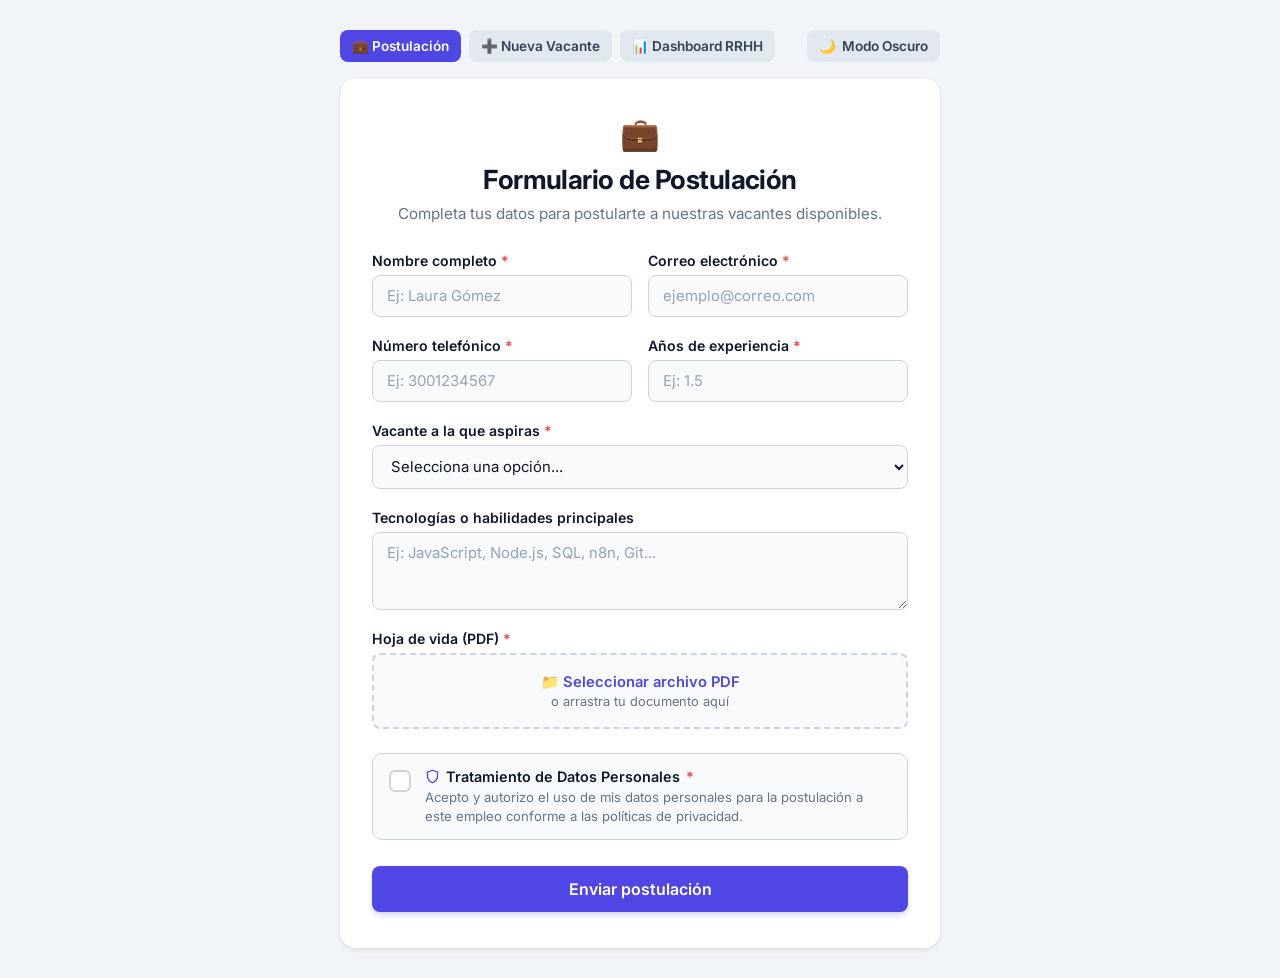
<file: index.html>
<!DOCTYPE html>
<html lang="es">
<head>
  <meta charset="UTF-8">
  <meta name="viewport" content="width=device-width, initial-scale=1.0">
  <title>Postulación a Vacante | Portal de Talento</title>
  
  <!-- Fuente moderna y limpia -->
  <link rel="preconnect" href="https://fonts.googleapis.com">
  <link rel="preconnect" href="https://fonts.gstatic.com" crossorigin>
  <link href="https://fonts.googleapis.com/css2?family=Inter:wght@400;500;600;700&display=swap" rel="stylesheet">
  
  <link rel="stylesheet" href="styles.css">
</head>
<body class="pagina-formulario">

  <!-- Barra de Acciones Superior -->
  <div class="barra-superior">
    <div class="nav-grupo">
      <a href="index.html" class="link-nav activo">💼 Postulación</a>
      <a href="nueva-vacante.html" class="link-nav">➕ Nueva Vacante</a>
      <a href="dashboard.html" class="link-nav">📊 Dashboard RRHH</a>
    </div>
    <button type="button" id="btn-tema" class="btn-tema" aria-label="Cambiar tema">
      <span id="icono-tema">🌙</span>
      <span id="texto-tema">Modo Oscuro</span>
    </button>
  </div>

  <main class="contenedor">
    
    <header class="encabezado">
      <div class="icono-encabezado">💼</div>
      <h1>Formulario de Postulación</h1>
      <p>Completa tus datos para postularte a nuestras vacantes disponibles.</p>
    </header>

    <form id="form-postulacion" class="formulario">

      <!-- Fila 1: Nombre y Correo -->
      <div class="fila-doble">
        <div class="campo">
          <label for="nombre">Nombre completo <span class="asterisco">*</span></label>
          <input type="text" id="nombre" name="nombre" placeholder="Ej: Laura Gómez" required>
        </div>

        <div class="campo">
          <label for="correo">Correo electrónico <span class="asterisco">*</span></label>
          <input type="email" id="correo" name="correo" placeholder="ejemplo@correo.com" required>
        </div>
      </div>

      <!-- Fila 2: Teléfono y Experiencia -->
      <div class="fila-doble">
        <div class="campo">
          <label for="telefono">Número telefónico <span class="asterisco">*</span></label>
          <input type="tel" id="telefono" name="telefono" placeholder="Ej: 3001234567" required>
        </div>

        <div class="campo">
          <label for="experiencia">Años de experiencia <span class="asterisco">*</span></label>
          <input type="number" id="experiencia" name="experiencia" min="0" step="0.5" placeholder="Ej: 1.5" required>
        </div>
      </div>

      <!-- Vacante -->
      <div class="campo">
        <label for="vacante">Vacante a la que aspiras <span class="asterisco">*</span></label>
        <div class="select-contenedor">
          <select id="vacante" name="vacante" required>
            <option value="" disabled selected>Selecciona una opción...</option>
            <option value="backend-junior">Desarrollador Backend Junior</option>
            <option value="frontend-junior">Desarrollador Frontend Junior</option>
            <option value="fullstack-node">Desarrollador Full Stack (Node.js)</option>
            <option value="analista-datos">Analista de Datos Junior</option>
            <option value="automatizacion-n8n">Especialista en Automatización (n8n)</option>
          </select>
        </div>
      </div>

      <!-- Habilidades -->
      <div class="campo">
        <label for="habilidades">Tecnologías o habilidades principales</label>
        <textarea id="habilidades" name="habilidades" rows="3" placeholder="Ej: JavaScript, Node.js, SQL, n8n, Git..."></textarea>
      </div>

      <!-- Hoja de vida (PDF) -->
      <div class="campo">
        <label for="hoja-vida">Hoja de vida (PDF) <span class="asterisco">*</span></label>
        <div class="subir-archivo" id="dropzone">
          <input type="file" id="hoja-vida" name="hoja-vida" accept="application/pdf" required>
          <div class="subir-texto">
            <span class="subir-titulo">📁 Seleccionar archivo PDF</span>
            <span class="subir-subtitulo" id="file-status-text">o arrastra tu documento aquí</span>
          </div>
        </div>
        <div id="file-selected-badge" class="archivo-seleccionado" style="display: none;">
          📄 <span id="file-name-text">archivo.pdf</span>
          <button type="button" id="btn-remove-file" class="btn-quitar">✕</button>
        </div>
      </div>

      <!-- Tratamiento de datos mejorado -->
      <div class="campo-terminos">
        <label class="contenedor-checkbox" for="tratamiento-datos">
          <input type="checkbox" id="tratamiento-datos" name="tratamiento-datos" value="true" required>
          <div class="checkbox-visual">
            <svg class="icono-check" viewBox="0 0 24 24" fill="none" stroke="currentColor" stroke-width="3" stroke-linecap="round" stroke-linejoin="round">
              <polyline points="20 6 9 17 4 12"></polyline>
            </svg>
          </div>
          <div class="texto-terminos">
            <span class="titulo-terminos">
              <svg class="icono-escudo" width="15" height="15" viewBox="0 0 24 24" fill="none" stroke="currentColor" stroke-width="2" stroke-linecap="round" stroke-linejoin="round"><path d="M12 22s8-4 8-10V5l-8-3-8 3v7c0 6 8 10 8 10z"></path></svg>
              Tratamiento de Datos Personales <span class="asterisco">*</span>
            </span>
            <span class="desc-terminos">
              Acepto y autorizo el uso de mis datos personales para la postulación a este empleo conforme a las políticas de privacidad.
            </span>
          </div>
        </label>
      </div>

      <!-- Botón de envío -->
      <button type="submit" class="boton-enviar" id="btn-submit">
        <span class="spinner" id="btn-spinner"></span>
        <span id="btn-text">Enviar postulación</span>
      </button>

      <!-- Token oculto -->
      <input type="hidden" name="token" value="TF-2108302026-Secreto">

    </form>

  </main>

  <!-- Contenedor para mensajes / alertas -->
  <div id="toast-container" class="toast-container"></div>

  <script src="app.js"></script>
</body>
</html>
</file>
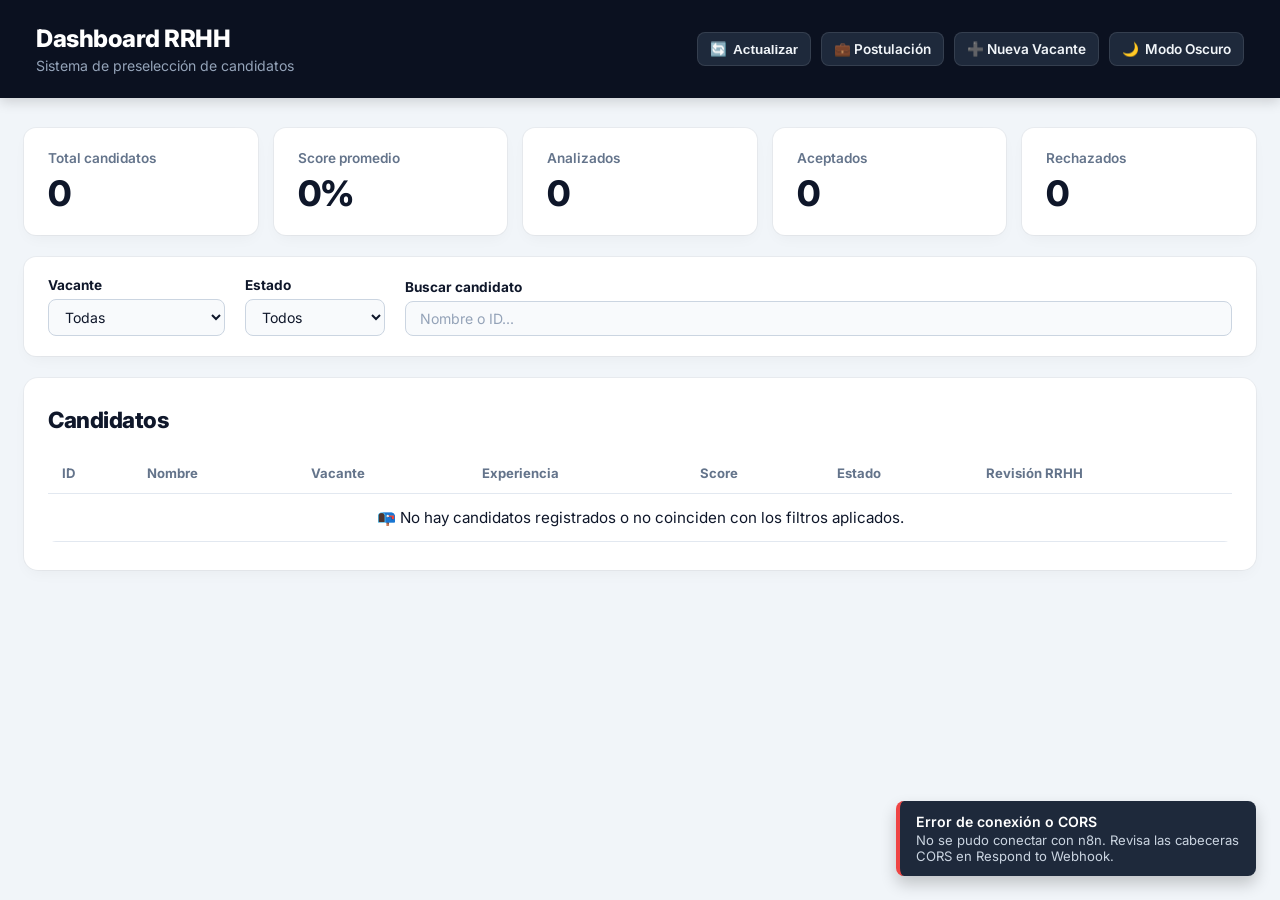
<file: dashboard.html>
<!DOCTYPE html>
<html lang="es">
<head>
  <meta charset="UTF-8">
  <meta name="viewport" content="width=device-width, initial-scale=1.0">
  <title>Dashboard RRHH - Sistema de Preselección</title>
  
  <!-- Fuente Google Inter -->
  <link rel="preconnect" href="https://fonts.googleapis.com">
  <link rel="preconnect" href="https://fonts.gstatic.com" crossorigin>
  <link href="https://fonts.googleapis.com/css2?family=Inter:wght@400;500;600;700;800&display=swap" rel="stylesheet">
  
  <link rel="stylesheet" href="styles.css">
</head>
<body class="pagina-dashboard">

  <!-- Encabezado Superior Oscuro del Dashboard -->
  <header class="dashboard-header-dark">
    <div class="header-titulos">
      <h1>Dashboard RRHH</h1>
      <p>Sistema de preselección de candidatos</p>
    </div>

    <!-- Menú de Navegación Rápida & Selector de Tema -->
    <nav class="dashboard-nav">
      <button type="button" id="btn-recargar" class="link-nav" title="Consultar candidatos a n8n">
        <span id="icono-recargar">🔄</span> Actualizar
      </button>
      <a href="index.html" class="link-nav">💼 Postulación</a>
      <a href="nueva-vacante.html" class="link-nav">➕ Nueva Vacante</a>
      <button type="button" id="btn-tema" class="btn-tema" aria-label="Cambiar tema">
        <span id="icono-tema">🌙</span>
        <span id="texto-tema">Modo Oscuro</span>
      </button>
    </nav>
  </header>

  <!-- Contenedor Principal del Dashboard -->
  <main class="dashboard-cuerpo">

    <!-- 1. Tarjetas de Métricas KPI -->
    <section class="kpi-grid" aria-label="Métricas Principales">
      <div class="kpi-card">
        <span class="kpi-label">Total candidatos</span>
        <span class="kpi-valor" id="kpi-total">0</span>
      </div>

      <div class="kpi-card">
        <span class="kpi-label">Score promedio</span>
        <span class="kpi-valor" id="kpi-score">0%</span>
      </div>

      <div class="kpi-card">
        <span class="kpi-label">Analizados</span>
        <span class="kpi-valor" id="kpi-analizados">0</span>
      </div>

      <div class="kpi-card">
        <span class="kpi-label">Aceptados</span>
        <span class="kpi-valor" id="kpi-aceptados">0</span>
      </div>

      <div class="kpi-card">
        <span class="kpi-label">Rechazados</span>
        <span class="kpi-valor" id="kpi-rechazados">0</span>
      </div>
    </section>

    <!-- 2. Filtros y Búsqueda -->
    <section class="filtros-card">
      <div class="filtro-control">
        <label for="filtro-vacante">Vacante</label>
        <select id="filtro-vacante">
          <option value="todas">Todas</option>
          <option value="Backend junior">Backend junior</option>
          <option value="Frontend junior">Frontend junior</option>
          <option value="Fullstack node">Fullstack node</option>
          <option value="Analista de datos">Analista de datos</option>
          <option value="Automatizacion n8n">Automatización n8n</option>
        </select>
      </div>

      <div class="filtro-control">
        <label for="filtro-estado">Estado</label>
        <select id="filtro-estado">
          <option value="todos">Todos</option>
          <option value="Aceptado">Aceptado</option>
          <option value="Analizado">Analizado</option>
          <option value="Rechazado">Rechazado</option>
        </select>
      </div>

      <div class="filtro-control filtro-buscar">
        <label for="filtro-buscar">Buscar candidato</label>
        <input type="text" id="filtro-buscar" placeholder="Nombre o ID...">
      </div>
    </section>

    <!-- 3. Tabla de Candidatos -->
    <section class="candidatos-card">
      <h2>Candidatos</h2>

      <div class="tabla-contenedor">
        <table class="tabla-candidatos">
          <thead>
            <tr>
              <th>ID</th>
              <th>Nombre</th>
              <th>Vacante</th>
              <th>Experiencia</th>
              <th>Score</th>
              <th>Estado</th>
              <th>Revisión RRHH</th>
            </tr>
          </thead>
          <tbody id="tabla-candidatos-body">
            <!-- Los candidatos se cargarán dinámicamente desde n8n -->
          </tbody>
        </table>
      </div>
    </section>

  </main>

  <!-- Contenedor para toasts / avisos -->
  <div id="toast-container" class="toast-container"></div>

  <script src="dashboard.js"></script>
</body>
</html>
</file>
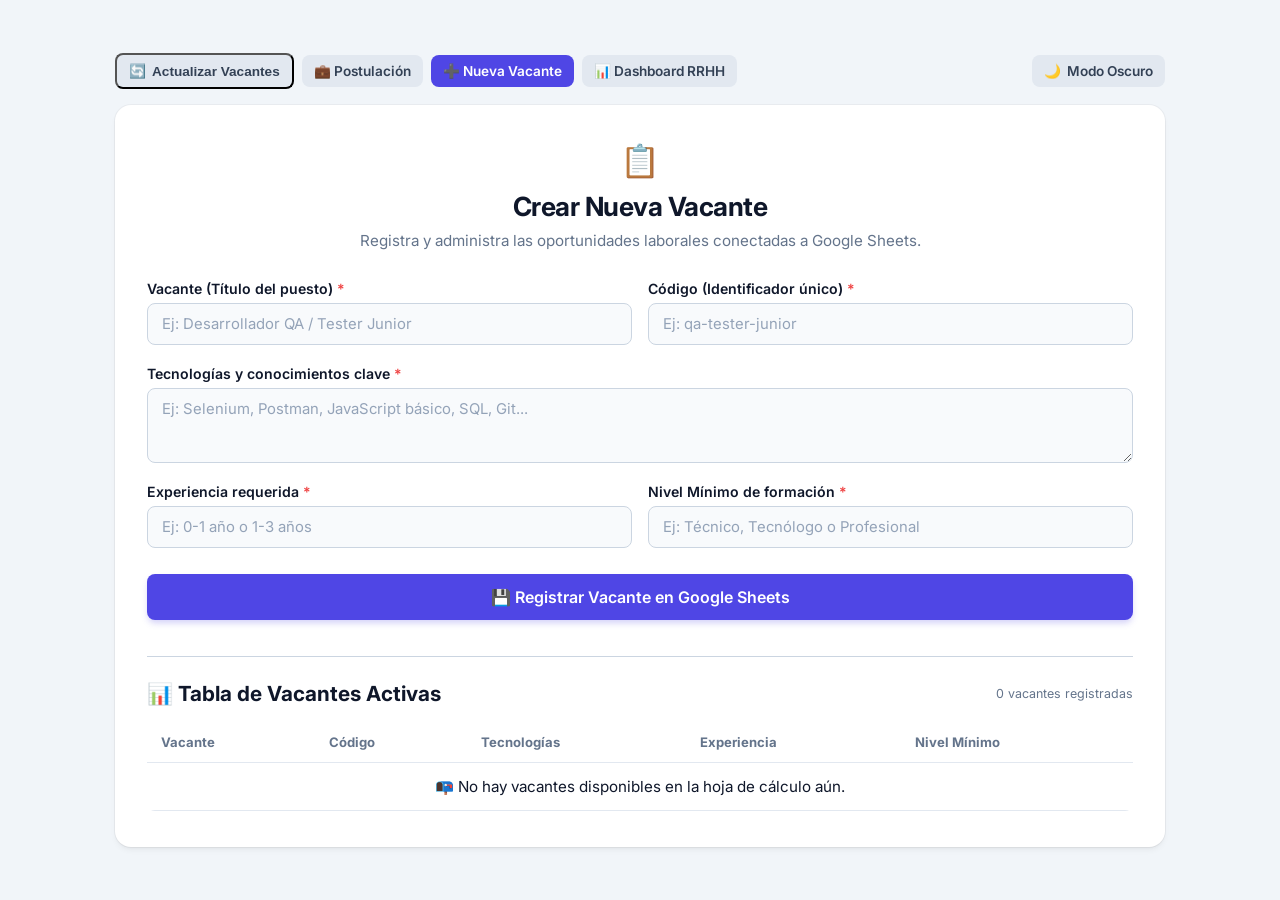
<file: nueva-vacante.html>
<!DOCTYPE html>
<html lang="es">
<head>
  <meta charset="UTF-8">
  <meta name="viewport" content="width=device-width, initial-scale=1.0">
  <title>Gestión de Vacantes | Portal de Talento</title>
  
  <!-- Fuente Google Inter -->
  <link rel="preconnect" href="https://fonts.googleapis.com">
  <link rel="preconnect" href="https://fonts.gstatic.com" crossorigin>
  <link href="https://fonts.googleapis.com/css2?family=Inter:wght@400;500;600;700;800&display=swap" rel="stylesheet">
  
  <link rel="stylesheet" href="styles.css">
</head>
<body class="pagina-formulario">

  <!-- Barra de Acciones Superior -->
  <div class="barra-superior ancho">
    <div class="nav-grupo">
      <button type="button" id="btn-recargar-vacantes" class="link-nav" title="Sincronizar con Google Sheets">
        <span id="icono-recargar">🔄</span> Actualizar Vacantes
      </button>
      <a href="index.html" class="link-nav">💼 Postulación</a>
      <a href="nueva-vacante.html" class="link-nav activo">➕ Nueva Vacante</a>
      <a href="dashboard.html" class="link-nav">📊 Dashboard RRHH</a>
    </div>
    <button type="button" id="btn-tema" class="btn-tema" aria-label="Cambiar tema">
      <span id="icono-tema">🌙</span>
      <span id="texto-tema">Modo Oscuro</span>
    </button>
  </div>

  <main class="contenedor contenedor-ancho">
    
    <header class="encabezado">
      <div class="icono-encabezado">📋</div>
      <h1>Crear Nueva Vacante</h1>
      <p>Registra y administra las oportunidades laborales conectadas a Google Sheets.</p>
    </header>

    <!-- Formulario para Registrar Nueva Vacante -->
    <form id="form-nueva-vacante" class="formulario">

      <!-- Fila 1: Vacante y Código -->
      <div class="fila-doble">
        <div class="campo">
          <label for="vacante">Vacante (Título del puesto) <span class="asterisco">*</span></label>
          <input type="text" id="vacante" name="vacante" placeholder="Ej: Desarrollador QA / Tester Junior" required>
        </div>

        <div class="campo">
          <label for="codigo">Código (Identificador único) <span class="asterisco">*</span></label>
          <input type="text" id="codigo" name="codigo" placeholder="Ej: qa-tester-junior" required>
        </div>
      </div>

      <!-- Fila 2: Tecnologías -->
      <div class="campo">
        <label for="tecnologias">Tecnologías y conocimientos clave <span class="asterisco">*</span></label>
        <textarea id="tecnologias" name="tecnologias" rows="2" placeholder="Ej: Selenium, Postman, JavaScript básico, SQL, Git..." required></textarea>
      </div>

      <!-- Fila 3: Experiencia y Nivel Mínimo -->
      <div class="fila-doble">
        <div class="campo">
          <label for="experiencia">Experiencia requerida <span class="asterisco">*</span></label>
          <input type="text" id="experiencia" name="experiencia" placeholder="Ej: 0-1 año o 1-3 años" required>
        </div>

        <div class="campo">
          <label for="nivel-minimo">Nivel Mínimo de formación <span class="asterisco">*</span></label>
          <input type="text" id="nivel-minimo" name="nivel_minimo" placeholder="Ej: Técnico, Tecnólogo o Profesional" required>
        </div>
      </div>

      <!-- Botón de Envío -->
      <button type="submit" class="boton-enviar" id="btn-submit-vacante">
        <span class="spinner" id="btn-spinner"></span>
        <span id="btn-text">💾 Registrar Vacante en Google Sheets</span>
      </button>

    </form>

    <!-- Tabla_Vacantes (Visualización sincronizada con Google Sheets) -->
    <div class="tabla-vacantes-header">
      <h2>📊 Tabla de Vacantes Activas</h2>
      <span class="pista-texto" id="contador-vacantes">Cargando vacantes...</span>
    </div>

    <div class="tabla-contenedor">
      <table class="tabla-candidatos">
        <thead>
          <tr>
            <th>Vacante</th>
            <th>Código</th>
            <th>Tecnologías</th>
            <th>Experiencia</th>
            <th>Nivel Mínimo</th>
          </tr>
        </thead>
        <tbody id="tabla-vacantes-body">
          <!-- Las filas se cargan dinámicamente desde Google Sheets vía n8n -->
        </tbody>
      </table>
    </div>

  </main>

  <!-- Contenedor para mensajes / alertas -->
  <div id="toast-container" class="toast-container"></div>

  <script src="nueva-vacante.js"></script>
</body>
</html>
</file>
<file: styles.css>
/* ==========================================================================
   PORTAL DE TALENTO & DASHBOARD RRHH - ESTILOS COMPLETOS
   ========================================================================== */

/* --- Variables Modo Claro (Por defecto) --- */
:root {
  --bg-body: #f1f5f9;
  --bg-header-dark: #0f172a;
  --bg-card: #ffffff;
  --bg-card-subtle: #f8fafc;
  --text-main: #0f172a;
  --text-muted: #64748b;
  --text-dim: #94a3b8;
  
  --bg-input: #f8fafc;
  --bg-input-focus: #ffffff;
  --border-color: #cbd5e1;
  --border-subtle: #e2e8f0;
  --border-focus: #4f46e5;
  --focus-glow: rgba(79, 70, 229, 0.15);
  
  --primary: #4f46e5;
  --primary-hover: #4338ca;
  --primary-text: #ffffff;
  
  --shadow-card: 0 4px 6px -1px rgba(0, 0, 0, 0.05), 
                 0 2px 4px -2px rgba(0, 0, 0, 0.05),
                 0 0 0 1px rgba(0, 0, 0, 0.04);
  
  --shadow-kpi: 0 6px 15px -3px rgba(0, 0, 0, 0.04), 
                0 0 0 1px rgba(0, 0, 0, 0.04);

  --badge-file-bg: #ecfdf5;
  --badge-file-text: #065f46;
  --badge-file-border: #a7f3d0;

  --nav-btn-bg: #e2e8f0;
  --nav-btn-text: #334155;
  --nav-btn-hover: #cbd5e1;
  --nav-btn-active: #4f46e5;
  --nav-btn-active-text: #ffffff;

  --card-terminos-bg: #f8fafc;
  --card-terminos-active: #eef2ff;

  --table-header-bg: #f8fafc;
  --table-row-hover: #f1f5f9;
  --table-border: #e2e8f0;

  /* Estados */
  --badge-aceptado-bg: #dcfce7;
  --badge-aceptado-text: #15803d;
  --badge-analizado-bg: #e0e7ff;
  --badge-analizado-text: #4338ca;
  --badge-rechazado-bg: #fee2e2;
  --badge-rechazado-text: #b91c1c;
  --badge-pendiente-bg: #fef3c7;
  --badge-pendiente-text: #b45309;

  --toast-bg: #1e293b;
  --toast-text: #ffffff;
}

/* --- Variables Modo Oscuro --- */
[data-theme="dark"] {
  --bg-body: #090d16;
  --bg-header-dark: #070a12;
  --bg-card: #1e293b;
  --bg-card-subtle: #0f172a;
  --text-main: #f8fafc;
  --text-muted: #94a3b8;
  --text-dim: #64748b;
  
  --bg-input: #0f172a;
  --bg-input-focus: #0f172a;
  --border-color: #334155;
  --border-subtle: #1e293b;
  --border-focus: #6366f1;
  --focus-glow: rgba(99, 102, 241, 0.3);
  
  --primary: #6366f1;
  --primary-hover: #4f46e5;
  --primary-text: #ffffff;
  
  --shadow-card: 0 10px 25px -5px rgba(0, 0, 0, 0.5), 
                 0 0 0 1px rgba(255, 255, 255, 0.08);

  --shadow-kpi: 0 10px 20px -5px rgba(0, 0, 0, 0.4), 
                0 0 0 1px rgba(255, 255, 255, 0.07);

  --badge-file-bg: rgba(16, 185, 129, 0.15);
  --badge-file-text: #6ee7b7;
  --badge-file-border: rgba(16, 185, 129, 0.3);

  --nav-btn-bg: #334155;
  --nav-btn-text: #f1f5f9;
  --nav-btn-hover: #475569;
  --nav-btn-active: #6366f1;
  --nav-btn-active-text: #ffffff;

  --card-terminos-bg: #0f172a;
  --card-terminos-active: rgba(99, 102, 241, 0.12);

  --table-header-bg: #0f172a;
  --table-row-hover: #26334d;
  --table-border: #334155;

  /* Estados */
  --badge-aceptado-bg: rgba(34, 197, 94, 0.15);
  --badge-aceptado-text: #4ade80;
  --badge-analizado-bg: rgba(99, 102, 241, 0.18);
  --badge-analizado-text: #a5b4fc;
  --badge-rechazado-bg: rgba(239, 68, 68, 0.15);
  --badge-rechazado-text: #f87171;
  --badge-pendiente-bg: rgba(245, 158, 11, 0.15);
  --badge-pendiente-text: #fbbf24;

  --toast-bg: #0f172a;
  --toast-text: #ffffff;
}

/* ===== Reset & Base ===== */
* {
  margin: 0;
  padding: 0;
  box-sizing: border-box;
}

body {
  font-family: 'Inter', -apple-system, BlinkMacSystemFont, 'Segoe UI', Roboto, sans-serif;
  background-color: var(--bg-body);
  color: var(--text-main);
  min-height: 100vh;
  display: flex;
  flex-direction: column;
  align-items: center;
  transition: background-color 0.3s ease, color 0.3s ease;
}

/* Estilo para páginas con formulario centrado */
body.pagina-formulario {
  justify-content: center;
  padding: 30px 20px;
}

/* Estilo para página dashboard */
body.pagina-dashboard {
  justify-content: flex-start;
  padding: 0;
  width: 100%;
}

/* ===== Barra Superior de Navegación & Menú ===== */
.barra-superior {
  width: 100%;
  max-width: 600px;
  display: flex;
  justify-content: space-between;
  align-items: center;
  margin-bottom: 16px;
  gap: 10px;
  flex-wrap: wrap;
}

.nav-grupo {
  display: flex;
  align-items: center;
  gap: 8px;
  flex-wrap: wrap;
}

.link-nav {
  display: inline-flex;
  align-items: center;
  gap: 6px;
  text-decoration: none;
  font-size: 0.85rem;
  font-weight: 600;
  color: var(--nav-btn-text);
  background-color: var(--nav-btn-bg);
  padding: 8px 12px;
  border-radius: 8px;
  transition: all 0.2s ease;
}

.link-nav:hover {
  background-color: var(--nav-btn-hover);
  transform: translateY(-1px);
}

.link-nav.activo {
  background-color: var(--nav-btn-active);
  color: var(--nav-btn-active-text);
}

.btn-tema {
  display: inline-flex;
  align-items: center;
  gap: 6px;
  background-color: var(--nav-btn-bg);
  color: var(--nav-btn-text);
  border: none;
  padding: 8px 12px;
  border-radius: 8px;
  font-size: 0.85rem;
  font-weight: 600;
  cursor: pointer;
  font-family: inherit;
  transition: all 0.2s ease;
}

.btn-tema:hover {
  background-color: var(--nav-btn-hover);
  transform: translateY(-1px);
}

/* ===== Contenedor Principal de Formulario ===== */
.contenedor {
  width: 100%;
  max-width: 600px;
  background-color: var(--bg-card);
  border-radius: 16px;
  padding: 36px 32px;
  box-shadow: var(--shadow-card);
  transition: background-color 0.3s ease, box-shadow 0.3s ease;
}

.contenedor.contenedor-ancho {
  max-width: 1050px;
}

.barra-superior.ancho {
  max-width: 1050px;
}

/* Badges específicos de la tabla de vacantes */
.badge-codigo {
  font-family: ui-monospace, SFMono-Regular, Menlo, Monaco, Consolas, monospace;
  font-size: 0.82rem;
  background-color: var(--bg-input);
  color: var(--primary);
  padding: 5px 10px;
  border-radius: 6px;
  border: 1px solid var(--border-color);
  font-weight: 600;
  white-space: nowrap;
  display: inline-block;
  letter-spacing: -0.01em;
}

.badge-nivel {
  display: inline-block;
  padding: 5px 10px;
  border-radius: 6px;
  font-size: 0.8rem;
  font-weight: 600;
  background-color: rgba(79, 70, 229, 0.12);
  color: var(--primary);
  line-height: 1.3;
}

.badge-experiencia {
  font-size: 0.85rem;
  color: var(--text-muted);
  font-weight: 600;
  white-space: nowrap;
}

.tabla-vacantes-header {
  display: flex;
  justify-content: space-between;
  align-items: center;
  margin-top: 36px;
  margin-bottom: 16px;
  padding-top: 24px;
  border-top: 1px solid var(--border-color);
  flex-wrap: wrap;
  gap: 8px;
}

.tabla-vacantes-header h2 {
  font-size: 1.3rem;
  font-weight: 700;
  color: var(--text-main);
  display: flex;
  align-items: center;
  gap: 8px;
}



/* ===== Encabezado de Formulario ===== */
.encabezado {
  text-align: center;
  margin-bottom: 28px;
}

.icono-encabezado {
  font-size: 2rem;
  margin-bottom: 10px;
}

.encabezado h1 {
  font-size: 1.65rem;
  font-weight: 700;
  color: var(--text-main);
  margin-bottom: 8px;
  letter-spacing: -0.02em;
}

.encabezado p {
  font-size: 0.95rem;
  color: var(--text-muted);
  line-height: 1.4;
}

/* ===== Formulario ===== */
.formulario {
  display: flex;
  flex-direction: column;
  gap: 20px;
}

.fila-doble {
  display: grid;
  grid-template-columns: 1fr 1fr;
  gap: 16px;
}

.campo {
  display: flex;
  flex-direction: column;
  gap: 6px;
}

.campo label {
  font-size: 0.88rem;
  font-weight: 600;
  color: var(--text-main);
}

.asterisco {
  color: #ef4444;
}

/* ===== Inputs, Select y Textarea ===== */
.campo input[type="text"],
.campo input[type="email"],
.campo input[type="tel"],
.campo input[type="number"],
.campo select,
.campo textarea,
.filtro-control input,
.filtro-control select {
  width: 100%;
  padding: 11px 14px;
  font-family: inherit;
  font-size: 0.93rem;
  color: var(--text-main);
  background-color: var(--bg-input);
  border: 1.5px solid var(--border-color);
  border-radius: 8px;
  outline: none;
  transition: border-color 0.2s ease, box-shadow 0.2s ease, background-color 0.2s ease, color 0.2s ease;
}

.campo input::placeholder,
.campo textarea::placeholder,
.filtro-control input::placeholder {
  color: var(--text-dim);
}

.campo input:hover,
.campo select:hover,
.campo textarea:hover,
.filtro-control input:hover,
.filtro-control select:hover {
  border-color: var(--text-dim);
}

.campo input:focus,
.campo select:focus,
.campo textarea:focus,
.filtro-control input:focus,
.filtro-control select:focus {
  background-color: var(--bg-input-focus);
  border-color: var(--border-focus);
  box-shadow: 0 0 0 3px var(--focus-glow);
}

.campo select option,
.filtro-control select option {
  background-color: var(--bg-card);
  color: var(--text-main);
}

.campo textarea {
  resize: vertical;
  min-height: 75px;
}

.pista-texto {
  font-size: 0.78rem;
  color: var(--text-muted);
}

.select-contenedor {
  position: relative;
}

.campo select {
  cursor: pointer;
}

/* ===== Carga de Archivo (Hoja de Vida) ===== */
.subir-archivo {
  position: relative;
  border: 2px dashed var(--border-color);
  border-radius: 8px;
  padding: 18px;
  background-color: var(--bg-input);
  text-align: center;
  cursor: pointer;
  transition: all 0.2s ease;
}

.subir-archivo:hover {
  border-color: var(--primary);
  background-color: rgba(79, 70, 229, 0.05);
}

.subir-archivo input[type="file"] {
  position: absolute;
  top: 0;
  left: 0;
  width: 100%;
  height: 100%;
  opacity: 0;
  cursor: pointer;
}

.subir-texto {
  display: flex;
  flex-direction: column;
  gap: 3px;
  pointer-events: none;
}

.subir-titulo {
  font-size: 0.92rem;
  font-weight: 600;
  color: var(--primary);
}

.subir-subtitulo {
  font-size: 0.8rem;
  color: var(--text-muted);
}

.archivo-seleccionado {
  display: inline-flex;
  align-items: center;
  gap: 8px;
  background-color: var(--badge-file-bg);
  color: var(--badge-file-text);
  border: 1px solid var(--badge-file-border);
  padding: 6px 12px;
  border-radius: 6px;
  font-size: 0.85rem;
  margin-top: 6px;
}

.btn-quitar {
  background: transparent;
  border: none;
  color: inherit;
  font-weight: bold;
  cursor: pointer;
  margin-left: 4px;
  padding: 0 4px;
}

.btn-quitar:hover {
  color: #ef4444;
}

/* ===== Checkbox / Tratamiento de Datos ===== */
.campo-terminos {
  margin-top: 4px;
}

.contenedor-checkbox {
  display: flex;
  align-items: flex-start;
  gap: 14px;
  padding: 14px 16px;
  border-radius: 10px;
  background-color: var(--card-terminos-bg);
  border: 1.5px solid var(--border-color);
  cursor: pointer;
  position: relative;
  user-select: none;
  transition: all 0.2s ease;
}

.contenedor-checkbox:hover {
  border-color: var(--border-focus);
  background-color: var(--card-terminos-active);
}

.contenedor-checkbox input[type="checkbox"] {
  position: absolute;
  opacity: 0;
  width: 0;
  height: 0;
}

.checkbox-visual {
  width: 22px;
  height: 22px;
  border-radius: 6px;
  border: 2px solid var(--border-color);
  background-color: var(--bg-card);
  display: flex;
  align-items: center;
  justify-content: center;
  flex-shrink: 0;
  margin-top: 2px;
  transition: all 0.2s ease;
}

.icono-check {
  width: 14px;
  height: 14px;
  color: #ffffff;
  opacity: 0;
  transform: scale(0.5);
  transition: all 0.2s cubic-bezier(0.4, 0, 0.2, 1);
}

.contenedor-checkbox input[type="checkbox"]:checked + .checkbox-visual {
  background-color: var(--primary);
  border-color: var(--primary);
  box-shadow: 0 0 0 3px var(--focus-glow);
}

.contenedor-checkbox input[type="checkbox"]:checked + .checkbox-visual .icono-check {
  opacity: 1;
  transform: scale(1);
}

.contenedor-checkbox:has(input[type="checkbox"]:checked) {
  border-color: var(--primary);
  background-color: var(--card-terminos-active);
}

.texto-terminos {
  display: flex;
  flex-direction: column;
  gap: 3px;
}

.titulo-terminos {
  font-size: 0.9rem;
  font-weight: 600;
  color: var(--text-main);
  display: inline-flex;
  align-items: center;
  gap: 6px;
}

.icono-escudo {
  color: var(--primary);
  flex-shrink: 0;
}

.desc-terminos {
  font-size: 0.82rem;
  color: var(--text-muted);
  line-height: 1.4;
}

/* ===== Botón de Envío ===== */
.boton-enviar {
  margin-top: 6px;
  padding: 13px;
  background-color: var(--primary);
  color: var(--primary-text);
  border: none;
  border-radius: 8px;
  font-family: inherit;
  font-size: 1rem;
  font-weight: 600;
  cursor: pointer;
  display: flex;
  align-items: center;
  justify-content: center;
  gap: 8px;
  transition: background-color 0.2s ease, transform 0.1s ease, box-shadow 0.2s ease;
  box-shadow: 0 4px 6px -1px rgba(79, 70, 229, 0.25);
}

.boton-enviar:hover {
  background-color: var(--primary-hover);
  box-shadow: 0 6px 12px -1px rgba(79, 70, 229, 0.35);
}

.boton-enviar:active {
  transform: scale(0.99);
}

/* Spinner */
.spinner {
  display: none;
  width: 16px;
  height: 16px;
  border: 2px solid rgba(255, 255, 255, 0.3);
  border-top-color: #ffffff;
  border-radius: 50%;
  animation: girar 0.8s linear infinite;
}

.boton-enviar.cargando {
  opacity: 0.8;
  pointer-events: none;
}

.boton-enviar.cargando .spinner {
  display: inline-block;
}

@keyframes girar {
  to {
    transform: rotate(360deg);
  }
}

/* ==========================================================================
   DASHBOARD RRHH - ESTILOS ESPECÍFICOS
   ========================================================================== */

/* Cabecera Oscura del Dashboard (idéntica a la imagen) */
.dashboard-header-dark {
  width: 100%;
  background-color: #0b1120;
  color: #ffffff;
  padding: 24px 36px;
  display: flex;
  justify-content: space-between;
  align-items: center;
  box-shadow: 0 4px 12px rgba(0, 0, 0, 0.15);
}

.header-titulos h1 {
  font-size: 1.5rem;
  font-weight: 800;
  letter-spacing: -0.02em;
  color: #ffffff;
  margin-bottom: 4px;
}

.header-titulos p {
  font-size: 0.88rem;
  color: #94a3b8;
}

.dashboard-nav {
  display: flex;
  align-items: center;
  gap: 10px;
}

.dashboard-nav .link-nav,
.dashboard-nav .btn-tema {
  background-color: #1e293b;
  color: #f1f5f9;
  border: 1px solid rgba(255, 255, 255, 0.1);
}

.dashboard-nav .link-nav:hover,
.dashboard-nav .btn-tema:hover {
  background-color: #334155;
}

.dashboard-nav .link-nav.activo {
  background-color: #4f46e5;
  color: #ffffff;
}

/* Contenido Principal del Dashboard */
.dashboard-cuerpo {
  width: 100%;
  max-width: 1280px;
  padding: 30px 24px 60px;
  display: flex;
  flex-direction: column;
  gap: 22px;
}

/* Fila de Tarjetas KPI / Métricas */
.kpi-grid {
  display: grid;
  grid-template-columns: repeat(5, 1fr);
  gap: 16px;
}

.kpi-card {
  background-color: var(--bg-card);
  padding: 22px 24px;
  border-radius: 12px;
  box-shadow: var(--shadow-kpi);
  display: flex;
  flex-direction: column;
  gap: 8px;
  transition: transform 0.2s ease, box-shadow 0.2s ease, background-color 0.3s ease;
}

.kpi-card:hover {
  transform: translateY(-2px);
  box-shadow: 0 10px 25px -5px rgba(0, 0, 0, 0.08);
}

.kpi-label {
  font-size: 0.85rem;
  font-weight: 600;
  color: var(--text-muted);
}

.kpi-valor {
  font-size: 2.2rem;
  font-weight: 800;
  color: var(--text-main);
  line-height: 1.1;
  letter-spacing: -0.03em;
}

/* Barra de Filtros */
.filtros-card {
  background-color: var(--bg-card);
  padding: 20px 24px;
  border-radius: 12px;
  box-shadow: var(--shadow-kpi);
  display: flex;
  align-items: flex-end;
  gap: 20px;
  flex-wrap: wrap;
  transition: background-color 0.3s ease;
}

.filtro-control {
  display: flex;
  flex-direction: column;
  gap: 6px;
}

.filtro-control label {
  font-size: 0.85rem;
  font-weight: 700;
  color: var(--text-main);
}

.filtro-control select {
  min-width: 140px;
  padding: 8px 12px;
  font-size: 0.88rem;
  cursor: pointer;
}

.filtro-control.filtro-buscar {
  flex: 1;
  min-width: 240px;
}

.filtro-control.filtro-buscar input {
  padding: 8px 14px;
  font-size: 0.88rem;
}

/* Tarjeta Principal de Tabla de Candidatos */
.candidatos-card {
  background-color: var(--bg-card);
  padding: 28px 24px;
  border-radius: 14px;
  box-shadow: var(--shadow-kpi);
  display: flex;
  flex-direction: column;
  gap: 20px;
  transition: background-color 0.3s ease;
}

.candidatos-card h2 {
  font-size: 1.4rem;
  font-weight: 800;
  color: var(--text-main);
  letter-spacing: -0.02em;
}

/* Tabla de Candidatos y Vacantes */
.tabla-contenedor {
  width: 100%;
  overflow-x: auto;
  -webkit-overflow-scrolling: touch;
  border-radius: 8px;
}

.tabla-candidatos {
  width: 100%;
  min-width: 820px;
  border-collapse: collapse;
  text-align: left;
  font-size: 0.88rem;
}

.tabla-candidatos th {
  padding: 12px 14px;
  font-size: 0.82rem;
  font-weight: 700;
  color: var(--text-muted);
  border-bottom: 1.5px solid var(--table-border);
  white-space: nowrap;
}

.tabla-candidatos td {
  padding: 14px;
  color: var(--text-main);
  border-bottom: 1px solid var(--table-border);
  vertical-align: middle;
}

.tabla-candidatos td:nth-child(2) {
  white-space: nowrap;
}

.tabla-candidatos tbody tr {
  transition: background-color 0.15s ease;
}

.tabla-candidatos tbody tr:hover {
  background-color: var(--table-row-hover);
}


/* Estilos de las celdas */
.td-id {
  font-family: ui-monospace, SFMono-Regular, Menlo, Monaco, Consolas, monospace;
  font-size: 0.82rem;
  color: var(--text-muted);
  font-weight: 500;
}

.td-nombre {
  font-weight: 600;
  color: var(--text-main);
}

.td-score {
  font-weight: 700;
}

.score-alto {
  color: #10b981;
}

.score-medio {
  color: #6366f1;
}

.score-bajo {
  color: #f59e0b;
}

/* Badges de Estado */
.badge-estado {
  display: inline-block;
  padding: 4px 10px;
  border-radius: 6px;
  font-size: 0.8rem;
  font-weight: 600;
  text-align: center;
}

.badge-estado.aceptado {
  background-color: var(--badge-aceptado-bg);
  color: var(--badge-aceptado-text);
}

.badge-estado.analizado {
  background-color: var(--badge-analizado-bg);
  color: var(--badge-analizado-text);
}

.badge-estado.rechazado {
  background-color: var(--badge-rechazado-bg);
  color: var(--badge-rechazado-text);
}

.badge-estado.pendiente {
  background-color: var(--badge-pendiente-bg);
  color: var(--badge-pendiente-text);
}

/* Revisión RRHH */
.td-revision {
  color: var(--text-muted);
  font-size: 0.83rem;
}

.td-revision.prioritaria {
  color: #6366f1;
  font-weight: 600;
}

.td-revision.contratado {
  color: #10b981;
  font-weight: 600;
}

.td-revision.rechazado {
  color: #ef4444;
  font-weight: 600;
}

/* Estado Vacío de Tabla */
.sin-resultados {
  text-align: center;
  padding: 40px 20px;
  color: var(--text-muted);
  font-size: 0.95rem;
}

/* ===== Notificaciones / Toast ===== */
.toast-container {
  position: fixed;
  bottom: 24px;
  right: 24px;
  z-index: 999;
  display: flex;
  flex-direction: column;
  gap: 10px;
  max-width: 360px;
}

.toast {
  padding: 12px 16px;
  border-radius: 8px;
  font-size: 0.88rem;
  background-color: var(--toast-bg);
  color: var(--toast-text);
  box-shadow: 0 8px 16px rgba(0, 0, 0, 0.2);
  animation: aparecer 0.3s ease;
}

.toast-exito {
  border-left: 4px solid #10b981;
}

.toast-error {
  border-left: 4px solid #ef4444;
}

.toast-titulo {
  font-weight: 600;
  margin-bottom: 2px;
}

.toast-mensaje {
  color: #cbd5e1;
  font-size: 0.82rem;
}

@keyframes aparecer {
  from {
    opacity: 0;
    transform: translateY(12px);
  }
  to {
    opacity: 1;
    transform: translateY(0);
  }
}

/* ===== Responsive ===== */
@media (max-width: 1024px) {
  .kpi-grid {
    grid-template-columns: repeat(3, 1fr);
  }
}

@media (max-width: 768px) {
  .dashboard-header-dark {
    flex-direction: column;
    align-items: flex-start;
    gap: 16px;
    padding: 20px 18px;
  }

  .dashboard-nav {
    width: 100%;
    justify-content: flex-start;
    flex-wrap: wrap;
  }

  .dashboard-cuerpo {
    padding: 20px 14px 40px;
  }

  .kpi-grid {
    grid-template-columns: repeat(2, 1fr);
  }

  .filtros-card {
    flex-direction: column;
    align-items: stretch;
  }

  .filtro-control select,
  .filtro-control input {
    width: 100%;
  }
}

@media (max-width: 580px) {
  body.pagina-formulario {
    padding: 16px 12px;
  }

  .contenedor {
    padding: 24px 18px;
  }

  .barra-superior {
    gap: 8px;
  }

  .fila-doble {
    grid-template-columns: 1fr;
    gap: 20px;
  }

  .encabezado h1 {
    font-size: 1.4rem;
  }

  .kpi-grid {
    grid-template-columns: 1fr;
  }
}
</file>
